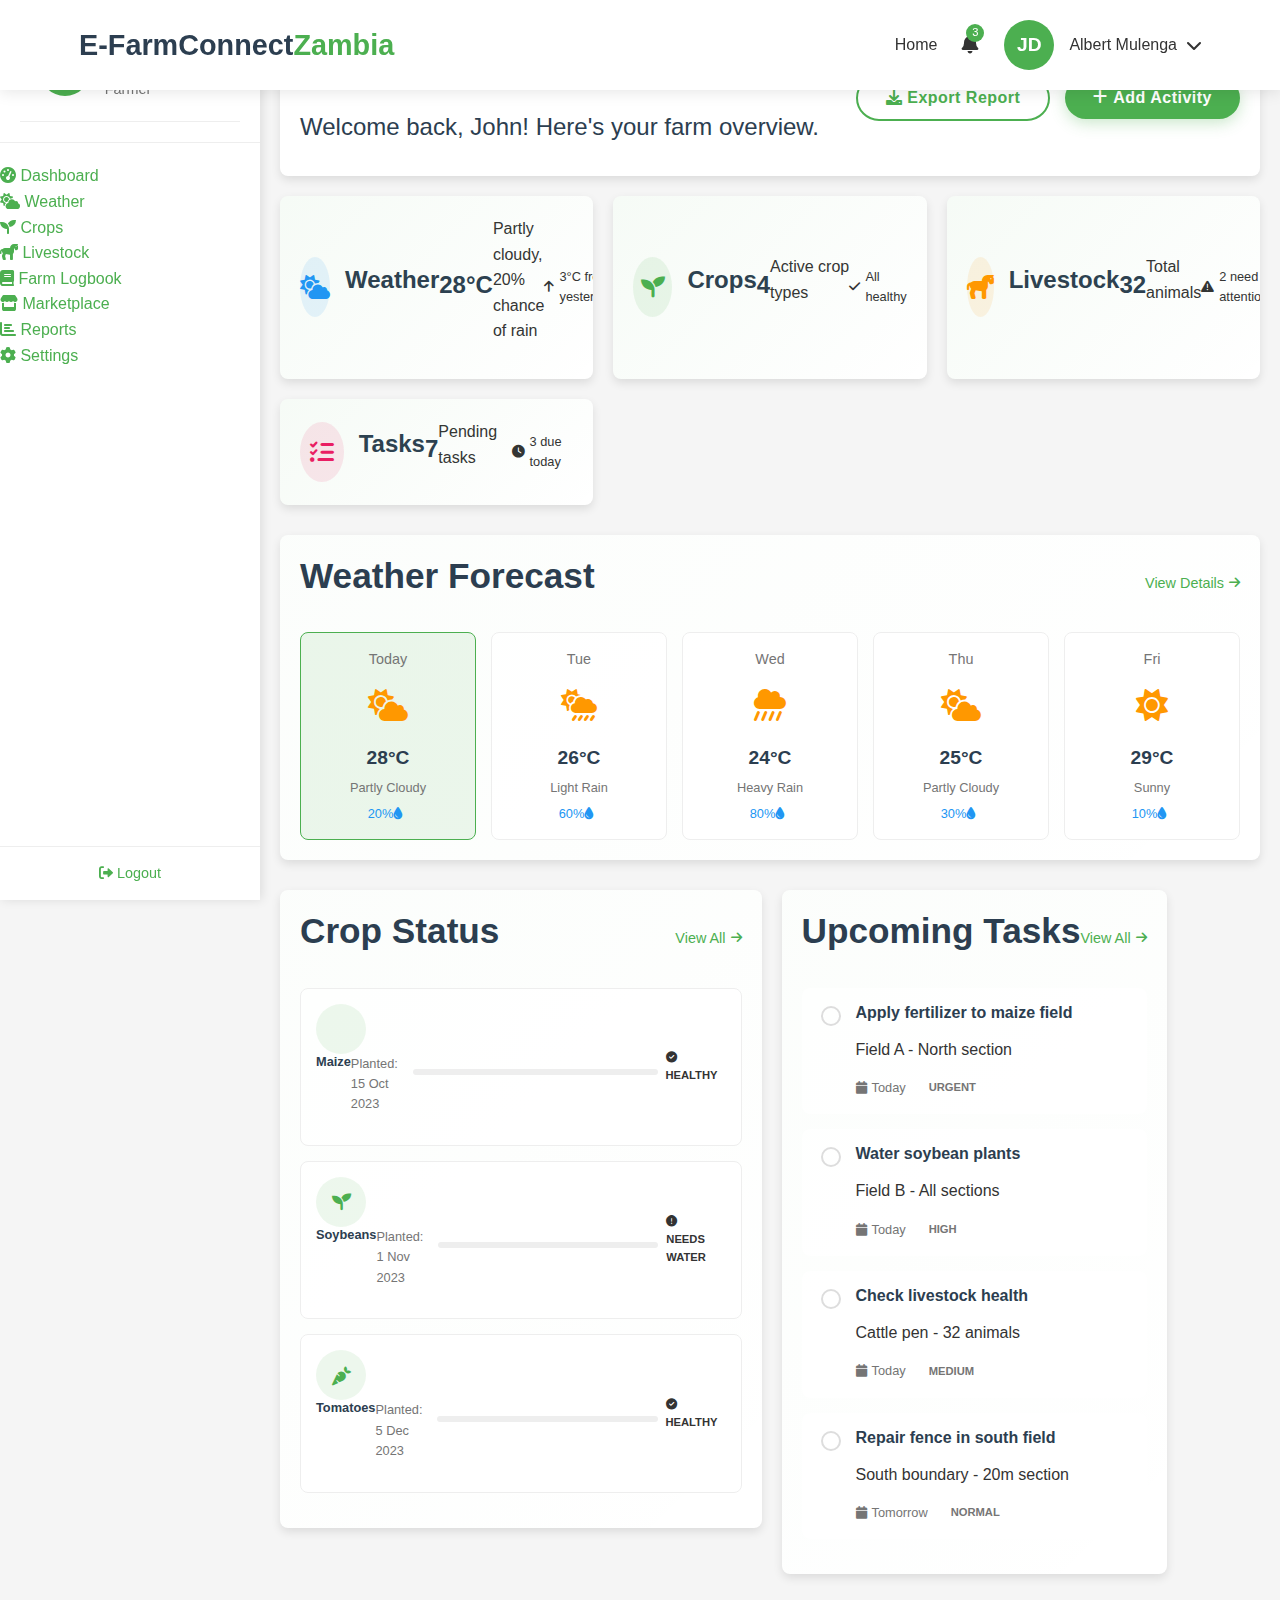
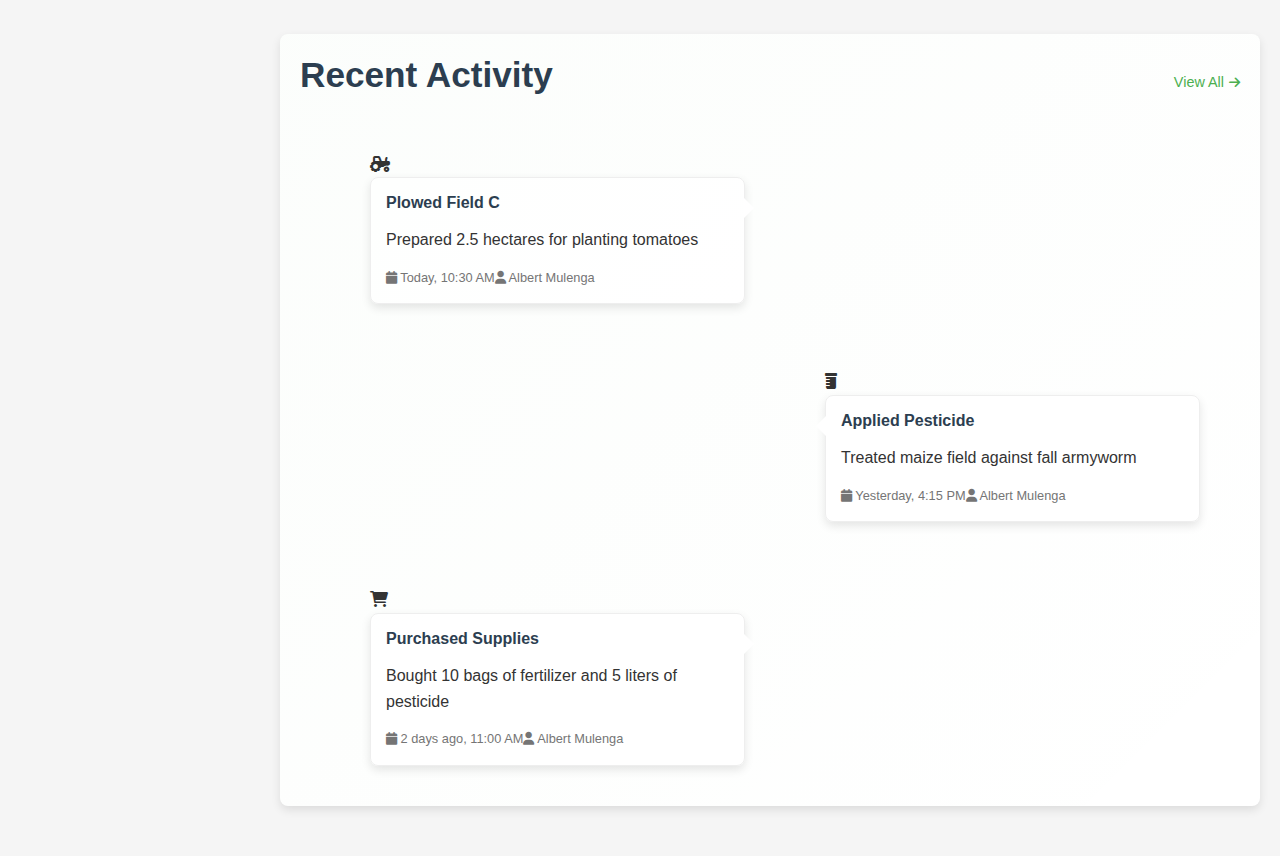
<file: dashboard.html>
<!DOCTYPE html>
<html lang="en">
<head>
    <meta charset="UTF-8">
    <meta name="viewport" content="width=device-width, initial-scale=1.0">
    <title>Dashboard - E-FarmConnect Zambia</title>
    <link rel="stylesheet" href="styles.css">
    <link rel="stylesheet" href="auth-styles.css">
    <link rel="stylesheet" href="dashboard-styles.css">
    <link rel="stylesheet" href="https://cdnjs.cloudflare.com/ajax/libs/font-awesome/6.0.0-beta3/css/all.min.css">
</head>
<body>
    <!-- Navigation Bar -->
    <nav class="navbar">
        <div class="container">
            <div class="logo">E-FarmConnect<span>Zambia</span></div>
            <button class="toggle-sidebar">
                <i class="fas fa-bars"></i>
            </button>
            <ul class="nav-menu">
                <li><a href="index.html">Home</a></li>
                <li><a href="#" class="notification-btn">
                    <i class="fas fa-bell"></i>
                    <span class="notification-badge">3</span>
                </a></li>
                <li class="user-dropdown">
                    <a href="#" class="user-dropdown-toggle">
                        <div class="user-avatar">JD</div>
                        <span>Albert Mulenga</span>
                        <i class="fas fa-chevron-down"></i>
                    </a>
                    <ul class="user-dropdown-menu">
                        <li><a href="profile.html"><i class="fas fa-user"></i> My Profile</a></li>
                        <li><a href="settings.html"><i class="fas fa-cog"></i> Settings</a></li>
                        <li><a href="index.html"><i class="fas fa-sign-out-alt"></i> Logout</a></li>
                    </ul>
                </li>
            </ul>
        </div>
    </nav>

    <!-- Dashboard Container -->
    <div class="dashboard-container">
        <!-- Sidebar -->
        <aside class="sidebar">
            <div class="sidebar-header">
                <div class="user-info">
                    <div class="user-avatar">JD</div>
                    <div class="user-details">
                        <h4>Albert Mulenga</h4>
                        <p>Farmer</p>
                    </div>
                </div>
            </div>
            
            <ul class="sidebar-menu">
                <li><a href="dashboard.html" class="active"><i class="fas fa-tachometer-alt"></i> Dashboard</a></li>
                <li><a href="weather.html"><i class="fas fa-cloud-sun"></i> Weather</a></li>
                <li><a href="crops.html"><i class="fas fa-seedling"></i> Crops</a></li>
                <li><a href="livestock.html"><i class="fas fa-horse"></i> Livestock</a></li>
                <li><a href="logbook.html"><i class="fas fa-book"></i> Farm Logbook</a></li>
                <li><a href="marketplace.html"><i class="fas fa-store"></i> Marketplace</a></li>
                <li><a href="reports.html"><i class="fas fa-chart-bar"></i> Reports</a></li>
                <li><a href="settings.html"><i class="fas fa-cog"></i> Settings</a></li>
            </ul>
            
            <div class="sidebar-footer">
                <a href="index.html" class="logout-btn">
                    <i class="fas fa-sign-out-alt"></i>
                    <span>Logout</span>
                </a>
            </div>
        </aside>
        
        <!-- Main Content -->
        <main class="main-content">
            <div class="dashboard-header">
                <div class="dashboard-title">
                    <h1>Dashboard</h1>
                    <p>Welcome back, John! Here's your farm overview.</p>
                </div>
                
                <div class="dashboard-actions">
                    <button class="btn-secondary"><i class="fas fa-download"></i> Export Report</button>
                    <button class="btn-primary"><i class="fas fa-plus"></i> Add Activity</button>
                </div>
            </div>
            
            <!-- Dashboard Cards -->
            <div class="dashboard-cards">
                <div class="dashboard-card">
                    <div class="card-icon weather">
                        <i class="fas fa-cloud-sun"></i>
                    </div>
                    <h3>Weather</h3>
                    <div class="card-value">28°C</div>
                    <p>Partly cloudy, 20% chance of rain</p>
                    <div class="card-change positive">
                        <i class="fas fa-arrow-up"></i>
                        <span>3°C from yesterday</span>
                    </div>
                </div>
                
                <div class="dashboard-card">
                    <div class="card-icon crops">
                        <i class="fas fa-seedling"></i>
                    </div>
                    <h3>Crops</h3>
                    <div class="card-value">4</div>
                    <p>Active crop types</p>
                    <div class="card-change positive">
                        <i class="fas fa-check"></i>
                        <span>All healthy</span>
                    </div>
                </div>
                
                <div class="dashboard-card">
                    <div class="card-icon livestock">
                        <i class="fas fa-horse"></i>
                    </div>
                    <h3>Livestock</h3>
                    <div class="card-value">32</div>
                    <p>Total animals</p>
                    <div class="card-change negative">
                        <i class="fas fa-exclamation-triangle"></i>
                        <span>2 need attention</span>
                    </div>
                </div>
                
                <div class="dashboard-card">
                    <div class="card-icon tasks">
                        <i class="fas fa-tasks"></i>
                    </div>
                    <h3>Tasks</h3>
                    <div class="card-value">7</div>
                    <p>Pending tasks</p>
                    <div class="card-change">
                        <i class="fas fa-clock"></i>
                        <span>3 due today</span>
                    </div>
                </div>
            </div>
            
            <!-- Weather Forecast -->
            <div class="dashboard-section">
                <div class="section-header">
                    <h2>Weather Forecast</h2>
                    <a href="weather.html" class="view-all">View Details <i class="fas fa-arrow-right"></i></a>
                </div>
                
                <div class="weather-forecast">
                    <div class="forecast-day today">
                        <div class="forecast-date">Today</div>
                        <div class="forecast-icon">
                            <i class="fas fa-cloud-sun"></i>
                        </div>
                        <div class="forecast-temp">28°C</div>
                        <div class="forecast-desc">Partly Cloudy</div>
                        <div class="forecast-rain">20% <i class="fas fa-tint"></i></div>
                    </div>
                    
                    <div class="forecast-day">
                        <div class="forecast-date">Tue</div>
                        <div class="forecast-icon">
                            <i class="fas fa-cloud-sun-rain"></i>
                        </div>
                        <div class="forecast-temp">26°C</div>
                        <div class="forecast-desc">Light Rain</div>
                        <div class="forecast-rain">60% <i class="fas fa-tint"></i></div>
                    </div>
                    
                    <div class="forecast-day">
                        <div class="forecast-date">Wed</div>
                        <div class="forecast-icon">
                            <i class="fas fa-cloud-showers-heavy"></i>
                        </div>
                        <div class="forecast-temp">24°C</div>
                        <div class="forecast-desc">Heavy Rain</div>
                        <div class="forecast-rain">80% <i class="fas fa-tint"></i></div>
                    </div>
                    
                    <div class="forecast-day">
                        <div class="forecast-date">Thu</div>
                        <div class="forecast-icon">
                            <i class="fas fa-cloud-sun"></i>
                        </div>
                        <div class="forecast-temp">25°C</div>
                        <div class="forecast-desc">Partly Cloudy</div>
                        <div class="forecast-rain">30% <i class="fas fa-tint"></i></div>
                    </div>
                    
                    <div class="forecast-day">
                        <div class="forecast-date">Fri</div>
                        <div class="forecast-icon">
                            <i class="fas fa-sun"></i>
                        </div>
                        <div class="forecast-temp">29°C</div>
                        <div class="forecast-desc">Sunny</div>
                        <div class="forecast-rain">10% <i class="fas fa-tint"></i></div>
                    </div>
                </div>
            </div>
            
            <!-- Crop Status -->
            <div class="dashboard-row">
                <div class="dashboard-column">
                    <div class="dashboard-section">
                        <div class="section-header">
                            <h2>Crop Status</h2>
                            <a href="crops.html" class="view-all">View All <i class="fas fa-arrow-right"></i></a>
                        </div>
                        
                        <div class="crop-status">
                            <div class="crop-item">
                                <div class="crop-info">
                                    <div class="crop-icon">
                                        <i class="fas fa-wheat-awn"></i>
                                    </div>
                                    <div class="crop-details">
                                        <h4>Maize</h4>
                                        <p>Planted: 15 Oct 2023</p>
                                    </div>
                                </div>
                                <div class="crop-progress">
                                    <div class="progress-bar">
                                        <div class="progress-fill" style="width: 65%;"></div>
                                    </div>
                                    <div class="progress-text">65% to harvest</div>
                                </div>
                                <div class="crop-status-indicator healthy">
                                    <i class="fas fa-check-circle"></i>
                                    <span>Healthy</span>
                                </div>
                            </div>
                            
                            <div class="crop-item">
                                <div class="crop-info">
                                    <div class="crop-icon">
                                        <i class="fas fa-seedling"></i>
                                    </div>
                                    <div class="crop-details">
                                        <h4>Soybeans</h4>
                                        <p>Planted: 1 Nov 2023</p>
                                    </div>
                                </div>
                                <div class="crop-progress">
                                    <div class="progress-bar">
                                        <div class="progress-fill" style="width: 40%;"></div>
                                    </div>
                                    <div class="progress-text">40% to harvest</div>
                                </div>
                                <div class="crop-status-indicator warning">
                                    <i class="fas fa-exclamation-circle"></i>
                                    <span>Needs water</span>
                                </div>
                            </div>
                            
                            <div class="crop-item">
                                <div class="crop-info">
                                    <div class="crop-icon">
                                        <i class="fas fa-carrot"></i>
                                    </div>
                                    <div class="crop-details">
                                        <h4>Tomatoes</h4>
                                        <p>Planted: 5 Dec 2023</p>
                                    </div>
                                </div>
                                <div class="crop-progress">
                                    <div class="progress-bar">
                                        <div class="progress-fill" style="width: 25%;"></div>
                                    </div>
                                    <div class="progress-text">25% to harvest</div>
                                </div>
                                <div class="crop-status-indicator healthy">
                                    <i class="fas fa-check-circle"></i>
                                    <span>Healthy</span>
                                </div>
                            </div>
                        </div>
                    </div>
                </div>
                
                <div class="dashboard-column">
                    <div class="dashboard-section">
                        <div class="section-header">
                            <h2>Upcoming Tasks</h2>
                            <a href="tasks.html" class="view-all">View All <i class="fas fa-arrow-right"></i></a>
                        </div>
                        
                        <div class="task-list">
                            <div class="task-item urgent">
                                <div class="task-checkbox">
                                    <input type="checkbox" id="task1">
                                    <label for="task1"></label>
                                </div>
                                <div class="task-content">
                                    <h4>Apply fertilizer to maize field</h4>
                                    <p>Field A - North section</p>
                                    <div class="task-meta">
                                        <span class="task-date"><i class="fas fa-calendar"></i> Today</span>
                                        <span class="task-priority urgent">Urgent</span>
                                    </div>
                                </div>
                            </div>
                            
                            <div class="task-item high">
                                <div class="task-checkbox">
                                    <input type="checkbox" id="task2">
                                    <label for="task2"></label>
                                </div>
                                <div class="task-content">
                                    <h4>Water soybean plants</h4>
                                    <p>Field B - All sections</p>
                                    <div class="task-meta">
                                        <span class="task-date"><i class="fas fa-calendar"></i> Today</span>
                                        <span class="task-priority high">High</span>
                                    </div>
                                </div>
                            </div>
                            
                            <div class="task-item medium">
                                <div class="task-checkbox">
                                    <input type="checkbox" id="task3">
                                    <label for="task3"></label>
                                </div>
                                <div class="task-content">
                                    <h4>Check livestock health</h4>
                                    <p>Cattle pen - 32 animals</p>
                                    <div class="task-meta">
                                        <span class="task-date"><i class="fas fa-calendar"></i> Today</span>
                                        <span class="task-priority medium">Medium</span>
                                    </div>
                                </div>
                            </div>
                            
                            <div class="task-item normal">
                                <div class="task-checkbox">
                                    <input type="checkbox" id="task4">
                                    <label for="task4"></label>
                                </div>
                                <div class="task-content">
                                    <h4>Repair fence in south field</h4>
                                    <p>South boundary - 20m section</p>
                                    <div class="task-meta">
                                        <span class="task-date"><i class="fas fa-calendar"></i> Tomorrow</span>
                                        <span class="task-priority normal">Normal</span>
                                    </div>
                                </div>
                            </div>
                        </div>
                    </div>
                </div>
            </div>
            
            <!-- Recent Activity -->
            <div class="dashboard-section">
                <div class="section-header">
                    <h2>Recent Activity</h2>
                    <a href="logbook.html" class="view-all">View All <i class="fas fa-arrow-right"></i></a>
                </div>
                
                <div class="activity-timeline">
                    <div class="timeline-item">
                        <div class="timeline-icon">
                            <i class="fas fa-tractor"></i>
                        </div>
                        <div class="timeline-content">
                            <h4>Plowed Field C</h4>
                            <p>Prepared 2.5 hectares for planting tomatoes</p>
                            <div class="timeline-meta">
                                <span><i class="fas fa-calendar"></i> Today, 10:30 AM</span>
                                <span><i class="fas fa-user"></i> Albert Mulenga</span>
                            </div>
                        </div>
                    </div>
                    
                    <div class="timeline-item">
                        <div class="timeline-icon">
                            <i class="fas fa-prescription-bottle"></i>
                        </div>
                        <div class="timeline-content">
                            <h4>Applied Pesticide</h4>
                            <p>Treated maize field against fall armyworm</p>
                            <div class="timeline-meta">
                                <span><i class="fas fa-calendar"></i> Yesterday, 4:15 PM</span>
                                <span><i class="fas fa-user"></i> Albert Mulenga</span>
                            </div>
                        </div>
                    </div>
                    
                    <div class="timeline-item">
                        <div class="timeline-icon">
                            <i class="fas fa-shopping-cart"></i>
                        </div>
                        <div class="timeline-content">
                            <h4>Purchased Supplies</h4>
                            <p>Bought 10 bags of fertilizer and 5 liters of pesticide</p>
                            <div class="timeline-meta">
                                <span><i class="fas fa-calendar"></i> 2 days ago, 11:00 AM</span>
                                <span><i class="fas fa-user"></i> Albert Mulenga</span>
                            </div>
                        </div>
                    </div>
                </div>
            </div>
        </main>
    </div>

    <script src="script.js"></script>
    <script src="dashboard.js"></script>
</body>
</html>
</file>
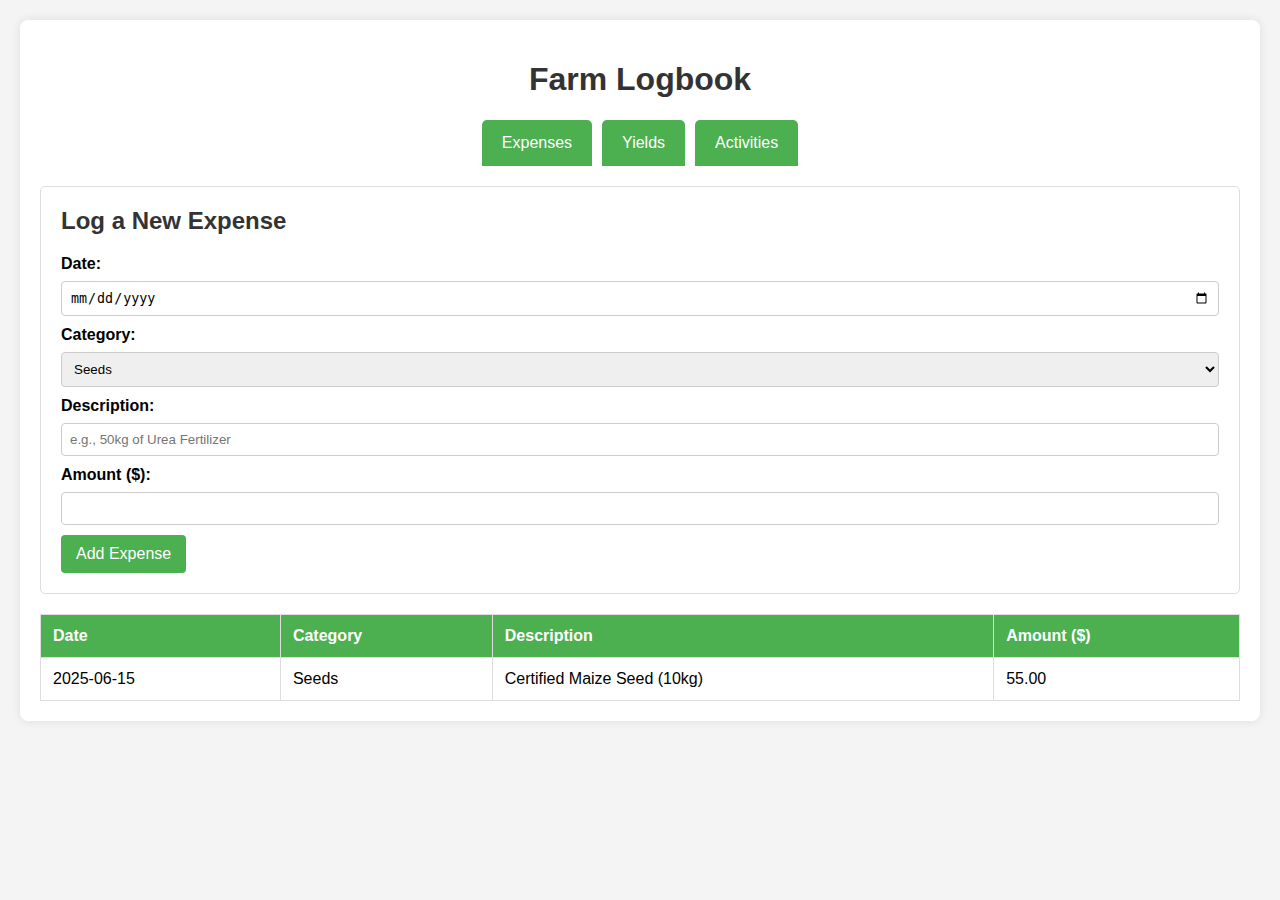
<file: Farm logbook.html>
<!DOCTYPE html>
<html lang="en">
<head>
    <meta charset="UTF-8">
    <meta name="viewport" content="width=device-width, initial-scale=1.0">
    <title>Farm Logbook</title>
    <style>
        body {
            font-family: Arial, sans-serif;
            margin: 20px;
            background-color: #f4f4f4;
        }
        .container {
            max-width: 1200px;
            margin: auto;
            background: #fff;
            padding: 20px;
            border-radius: 8px;
            box-shadow: 0 0 10px rgba(0,0,0,0.1);
        }
        h1 {
            text-align: center;
            color: #333;
        }
        .tabs {
            display: flex;
            justify-content: center;
            margin-bottom: 20px;
        }
        .tab-button {
            background-color: #4CAF50;
            color: white;
            padding: 14px 20px;
            margin: 0 5px;
            border: none;
            cursor: pointer;
            border-radius: 5px 5px 0 0;
            font-size: 16px;
        }
        .tab-button:hover {
            background-color: #45a049;
        }
        .tab-content {
            display: none;
        }
        .active {
            display: block;
        }
        form {
            margin-bottom: 20px;
            padding: 20px;
            border: 1px solid #ddd;
            border-radius: 5px;
        }
        form h2 {
            margin-top: 0;
            color: #333;
        }
        label {
            display: block;
            margin-bottom: 8px;
            font-weight: bold;
        }
        input[type="text"], input[type="date"], input[type="number"], select, textarea {
            width: 100%;
            padding: 8px;
            margin-bottom: 10px;
            border-radius: 4px;
            border: 1px solid #ccc;
            box-sizing: border-box;
        }
        input[type="submit"] {
            background-color: #4CAF50;
            color: white;
            padding: 10px 15px;
            border: none;
            border-radius: 4px;
            cursor: pointer;
            font-size: 16px;
        }
        input[type="submit"]:hover {
            background-color: #45a049;
        }
        table {
            width: 100%;
            border-collapse: collapse;
            margin-top: 20px;
        }
        table, th, td {
            border: 1px solid #ddd;
        }
        th, td {
            padding: 12px;
            text-align: left;
        }
        th {
            background-color: #4CAF50;
            color: white;
        }
        tr:nth-child(even) {
            background-color: #f2f2f2;
        }
    </style>
</head>
<body>

<div class="container">
    <h1>Farm Logbook</h1>

    <div class="tabs">
        <button class="tab-button" onclick="openTab(event, 'expenses')">Expenses</button>
        <button class="tab-button" onclick="openTab(event, 'yields')">Yields</button>
        <button class="tab-button" onclick="openTab(event, 'activities')">Activities</button>
    </div>

    <div id="expenses" class="tab-content active">
        <form>
            <h2>Log a New Expense</h2>
            <label for="expense-date">Date:</label>
            <input type="date" id="expense-date" name="expense-date" required>

            <label for="expense-category">Category:</label>
            <select id="expense-category" name="expense-category">
                <option value="seeds">Seeds</option>
                <option value="fertilizer">Fertilizer</option>
                <option value="pesticide">Pesticide</option>
                <option value="feed">Animal Feed</option>
                <option value="labor">Labor</option>
                <option value="equipment-maintenance">Equipment Maintenance</option>
                <option value="fuel">Fuel</option>
                <option value="other">Other</option>
            </select>

            <label for="expense-description">Description:</label>
            <input type="text" id="expense-description" name="expense-description" placeholder="e.g., 50kg of Urea Fertilizer">

            <label for="expense-amount">Amount ($):</label>
            <input type="number" id="expense-amount" name="expense-amount" min="0" step="0.01" required>

            <input type="submit" value="Add Expense">
        </form>

        <table>
            <thead>
                <tr>
                    <th>Date</th>
                    <th>Category</th>
                    <th>Description</th>
                    <th>Amount ($)</th>
                </tr>
            </thead>
            <tbody>
                <tr>
                    <td>2025-06-15</td>
                    <td>Seeds</td>
                    <td>Certified Maize Seed (10kg)</td>
                    <td>55.00</td>
                </tr>
            </tbody>
        </table>
    </div>

    <div id="yields" class="tab-content">
        <form>
            <h2>Log a New Yield</h2>
            <label for="yield-date">Date of Harvest:</label>
            <input type="date" id="yield-date" name="yield-date" required>

            <label for="yield-crop">Crop/Product:</label>
            <input type="text" id="yield-crop" name="yield-crop" placeholder="e.g., Maize, Soybeans, Milk" required>

            <label for="yield-quantity">Quantity:</label>
            <input type="number" id="yield-quantity" name="yield-quantity" min="0" required>

            <label for="yield-unit">Unit:</label>
            <select id="yield-unit" name="yield-unit">
                <option value="kg">Kilograms (kg)</option>
                <option value="bushels">Bushels</option>
                <option value="liters">Liters</option>
                <option value="bales">Bales</option>
                <option value="head">Head (Livestock)</option>
            </select>

            <label for="yield-notes">Notes:</label>
            <textarea id="yield-notes" name="yield-notes" rows="3" placeholder="e.g., Grade A, high moisture content"></textarea>

            <input type="submit" value="Add Yield">
        </form>

        <table>
            <thead>
                <tr>
                    <th>Date</th>
                    <th>Crop/Product</th>
                    <th>Quantity</th>
                    <th>Unit</th>
                    <th>Notes</th>
                </tr>
            </thead>
            <tbody>
                <tr>
                    <td>2025-05-20</td>
                    <td>Wheat</td>
                    <td>500</td>
                    <td>Bushels</td>
                    <td>Good quality</td>
                </tr>
            </tbody>
        </table>
    </div>

    <div id="activities" class="tab-content">
        <form>
            <h2>Log a New Activity</h2>
            <label for="activity-date">Date:</label>
            <input type="date" id="activity-date" name="activity-date" required>

            <label for="activity-type">Activity Type:</label>
            <select id="activity-type" name="activity-type">
                <option value="planting">Planting</option>
                <option value="spraying">Spraying</option>
                <option value="harvesting">Harvesting</option>
                <option value="tillage">Tillage</option>
                <option value="scouting">Scouting</option>
                <option value="feeding">Feeding</option>
                <option value="maintenance">Maintenance</option>
            </select>

            <label for="activity-description">Description:</label>
            <textarea id="activity-description" name="activity-description" rows="4" placeholder="e.g., Planted maize in Field A, Applied herbicide to Field B"></textarea>

            <input type="submit" value="Add Activity">
        </form>

        <table>
            <thead>
                <tr>
                    <th>Date</th>
                    <th>Activity Type</th>
                    <th>Description</th>
                </tr>
            </thead>
            <tbody>
                <tr>
                    <td>2025-06-10</td>
                    <td>Spraying</td>
                    <td>Applied post-emergence herbicide to soybean fields.</td>
                </tr>
            </tbody>
        </table>
    </div>

</div>

<script>
    function openTab(evt, tabName) {
        var i, tabcontent, tablinks;
        tabcontent = document.getElementsByClassName("tab-content");
        for (i = 0; i < tabcontent.length; i++) {
            tabcontent[i].style.display = "none";
        }
        tablinks = document.getElementsByClassName("tab-button");
        for (i = 0; i < tablinks.length; i++) {
            tablinks[i].className = tablinks[i].className.replace(" active", "");
        }
        document.getElementById(tabName).style.display = "block";
        evt.currentTarget.className += " active";
    }

    // Get the element with id="defaultOpen" and click on it
    document.getElementsByClassName("tab-button")[0].click();
</script>

</body>
</html>
</file>
<file: styles.css>
/* Base Styles and Variables */
:root {
    --primary-color: #4CAF50; /* Brighter green */
    --secondary-color: #388E3C; /* Darker green */
    --accent-color: #FF9800; /* Orange accent */
    --dark-color: #2C3E50; /* Dark blue-gray */
    --light-color: #F1F8E9; /* Light green tint */
    --text-color: #333333;
    --text-light: #757575;
    --border-radius: 8px;
    --box-shadow: 0 4px 10px rgba(0, 0, 0, 0.1);
    --transition: all 0.3s ease;
    --section-padding: 80px 0;
}

* {
    margin: 0;
    padding: 0;
    box-sizing: border-box;
}

html {
    scroll-behavior: smooth;
}

body {
    font-family: 'Segoe UI', Tahoma, Geneva, Verdana, sans-serif;
    line-height: 1.6;
    color: var(--text-color);
    background-color: #FAFAFA;
    overflow-x: hidden;
}

.container {
    width: 90%;
    max-width: 1200px;
    margin: 0 auto;
    padding: 0 15px;
}

section {
    padding: var(--section-padding);
    position: relative;
}

/* Add texture overlay to sections */
section::before {
    content: '';
    position: absolute;
    top: 0;
    left: 0;
    right: 0;
    bottom: 0;
    background-image: url('/img');
    opacity: 0.05;
    pointer-events: none;
}

/* Typography */
h1, h2, h3, h4, h5, h6 {
    margin-bottom: 15px;
    font-weight: 700;
    line-height: 1.2;
    color: var(--dark-color);
}

h1 {
    font-size: 3rem;
    letter-spacing: -0.5px;
}

h2 {
    font-size: 2.2rem;
    position: relative;
    display: inline-block;
}

h3 {
    font-size: 1.5rem;
}

p {
    margin-bottom: 15px;
}

a {
    color: var(--primary-color);
    text-decoration: none;
    transition: var(--transition);
}

a:hover {
    color: var(--secondary-color);
}

/* Buttons */
.btn-primary, .btn-secondary {
    display: inline-block;
    padding: 12px 28px;
    border-radius: 30px; /* Rounded buttons */
    font-weight: 600;
    text-align: center;
    cursor: pointer;
    transition: var(--transition);
    border: none;
    font-size: 1rem;
    letter-spacing: 0.5px;
    position: relative;
    overflow: hidden;
    z-index: 1;
}

.btn-primary {
    background-color: var(--primary-color);
    color: white;
    box-shadow: 0 4px 15px rgba(76, 175, 80, 0.3);
}

.btn-primary:hover {
    background-color: var(--secondary-color);
    color: white;
    transform: translateY(-3px);
    box-shadow: 0 6px 20px rgba(76, 175, 80, 0.4);
}

.btn-secondary {
    background-color: transparent;
    color: var(--primary-color);
    border: 2px solid var(--primary-color);
}

.btn-secondary:hover {
    background-color: var(--primary-color);
    color: white;
    transform: translateY(-3px);
}

/* Add ripple effect to buttons */
.btn-primary::after, .btn-secondary::after {
    content: '';
    position: absolute;
    top: 50%;
    left: 50%;
    width: 0;
    height: 0;
    background-color: rgba(255, 255, 255, 0.2);
    border-radius: 50%;
    transform: translate(-50%, -50%);
    transition: width 0.6s ease-out, height 0.6s ease-out;
    z-index: -1;
}

.btn-primary:hover::after, .btn-secondary:hover::after {
    width: 300px;
    height: 300px;
}

/* Section Titles */
.section-title {
    text-align: center;
    margin-bottom: 15px;
    color: var(--dark-color);
    position: relative;
    display: inline-block;
    padding-bottom: 10px;
}

.section-title::after {
    content: '';
    position: absolute;
    bottom: 0;
    left: 50%;
    transform: translateX(-50%);
    width: 80px;
    height: 3px;
    background-color: var(--primary-color);
    border-radius: 3px;
}

.section-subtitle {
    text-align: center;
    margin-bottom: 50px;
    color: var(--text-light);
    font-size: 1.1rem;
    max-width: 700px;
    margin-left: auto;
    margin-right: auto;
}

/* Navigation */
.navbar {
    position: fixed;
    top: 0;
    left: 0;
    width: 100%;
    background-color: white;
    box-shadow: 0 2px 15px rgba(0, 0, 0, 0.1);
    z-index: 1000;
    padding: 15px 0;
    transition: all 0.3s ease;
}

.navbar.sticky {
    padding: 10px 0;
    background-color: rgba(255, 255, 255, 0.95);
    backdrop-filter: blur(10px);
}

.navbar .container {
    display: flex;
    justify-content: space-between;
    align-items: center;
}

.logo {
    font-size: 1.8rem;
    font-weight: 700;
    color: var(--dark-color);
    display: flex;
    align-items: center;
}

.logo span {
    color: var(--primary-color);
    font-weight: 800;
}

.nav-menu {
    display: flex;
    list-style: none;
    align-items: center;
}

.nav-menu li {
    margin-left: 25px;
    position: relative;
}

.nav-menu a {
    color: var(--text-color);
    font-weight: 500;
    padding: 5px 0;
    position: relative;
}

.nav-menu a::after {
    content: '';
    position: absolute;
    bottom: -2px;
    left: 0;
    width: 0;
    height: 2px;
    background-color: var(--primary-color);
    transition: width 0.3s ease;
}

.nav-menu a:hover::after,
.nav-menu a.active::after {
    width: 100%;
}

.nav-menu a:hover,
.nav-menu a.active {
    color: var(--primary-color);
}

.nav-toggle {
    display: none;
    flex-direction: column;
    cursor: pointer;
}

.nav-toggle span {
    width: 25px;
    height: 3px;
    background-color: var(--dark-color);
    margin-bottom: 5px;
    border-radius: 2px;
    transition: var(--transition);
}

/* Hero Section */
.hero {
    padding-top: 150px;
    padding-bottom: 100px;
    background-color: var(--light-color);
    position: relative;
    overflow: hidden;
}

.hero::before {
    content: '';
    position: absolute;
    top: 0;
    left: 0;
    right: 0;
    bottom: 0;
    background-image: url('/img');
    opacity: 0.1;
    z-index: 0;
}

.hero::after {
    content: '';
    position: absolute;
    bottom: -50px;
    left: 0;
    width: 100%;
    height: 100px;
    background-color: #FAFAFA;
    transform: skewY(-3deg);
    z-index: 1;
}

.hero .container {
    display: flex;
    align-items: center;
    justify-content: space-between;
    position: relative;
    z-index: 2;
}

.hero-content {
    flex: 1;
    padding-right: 40px;
}

.hero-image {
    flex: 1;
    text-align: center;
    position: relative;
}

.hero-image img {
    max-width: 100%;
    border-radius: 10px;
    box-shadow: var(--box-shadow);
    transform: perspective(1000px) rotateY(-10deg);
    transition: transform 0.5s ease;
}

.hero-image:hover img {
    transform: perspective(1000px) rotateY(0deg);
}

.hero h1 {
    font-size: 3.5rem;
    margin-bottom: 20px;
    color: var(--dark-color);
    line-height: 1.2;
}

.slogan {
    font-size: 1.3rem;
    color: var(--text-light);
    margin-bottom: 30px;
}

.hero-buttons {
    display: flex;
    gap: 15px;
}

/* Features Section */
.features {
    background-color: white;
    position: relative;
    z-index: 2;
}

.features-grid {
    display: grid;
    grid-template-columns: repeat(auto-fit, minmax(280px, 1fr));
    gap: 30px;
    margin-top: 50px;
}

.feature-card {
    background-color: white;
    border-radius: var(--border-radius);
    padding: 40px 30px;
    text-align: center;
    box-shadow: var(--box-shadow);
    transition: var(--transition);
    border-bottom: 4px solid transparent;
    position: relative;
    overflow: hidden;
}

.feature-card::before {
    content: '';
    position: absolute;
    top: 0;
    left: 0;
    width: 100%;
    height: 100%;
    background-image: linear-gradient(135deg, rgba(76, 175, 80, 0.05) 0%, rgba(76, 175, 80, 0) 100%);
    z-index: -1;
}

.feature-card:hover {
    transform: translateY(-15px);
    border-bottom: 4px solid var(--primary-color);
}

.feature-icon {
    font-size: 2.5rem;
    color: var(--primary-color);
    margin-bottom: 20px;
    background-color: rgba(76, 175, 80, 0.1);
    width: 80px;
    height: 80px;
    border-radius: 50%;
    display: flex;
    align-items: center;
    justify-content: center;
    margin: 0 auto 20px;
    transition: var(--transition);
}

.feature-card:hover .feature-icon {
    background-color: var(--primary-color);
    color: white;
    transform: rotateY(360deg);
    transition: transform 0.8s ease, background-color 0.3s ease, color 0.3s ease;
}

.feature-card h3 {
    margin-bottom: 15px;
    color: var(--dark-color);
}

/* Benefits Section */
.benefits {
    background-color: var(--light-color);
    position: relative;
}

.benefits-container {
    display: flex;
    align-items: center;
    gap: 50px;
}

.benefit-image {
    flex: 1;
    position: relative;
}

.benefit-image img {
    max-width: 100%;
    border-radius: var(--border-radius);
    box-shadow: var(--box-shadow);
    position: relative;
    z-index: 2;
}

.benefit-image::before {
    content: '';
    position: absolute;
    top: -15px;
    left: -15px;
    width: 100%;
    height: 100%;
    border: 2px dashed var(--primary-color);
    border-radius: var(--border-radius);
    z-index: 1;
}

.benefit-image::after {
    content: '';
    position: absolute;
    bottom: -15px;
    right: -15px;
    width: 70%;
    height: 70%;
    background-color: rgba(76, 175, 80, 0.1);
    border-radius: var(--border-radius);
    z-index: 0;
}

.benefit-list {
    flex: 1;
}

.benefit-item {
    display: flex;
    margin-bottom: 30px;
    transition: var(--transition);
    padding: 20px;
    border-radius: var(--border-radius);
    background-color: white;
    box-shadow: 0 3px 10px rgba(0, 0, 0, 0.05);
}

.benefit-item:hover {
    transform: translateX(10px);
    box-shadow: 0 5px 15px rgba(0, 0, 0, 0.1);
}

.benefit-icon {
    font-size: 2rem;
    color: var(--primary-color);
    margin-right: 20px;
    min-width: 50px;
    display: flex;
    align-items: center;
    justify-content: center;
    background-color: rgba(76, 175, 80, 0.1);
    height: 60px;
    width: 60px;
    border-radius: 50%;
    transition: var(--transition);
}

.benefit-item:hover .benefit-icon {
    background-color: var(--primary-color);
    color: white;
}

.benefit-content h3 {
    margin-bottom: 10px;
    color: var(--dark-color);
}

/* Tech Stack Section */
.tech-stack {
    background-color: white;
}

.tech-grid {
    display: grid;
    grid-template-columns: repeat(auto-fit, minmax(300px, 1fr));
    gap: 30px;
}

.tech-card {
    background-color: #f9f9f9;
    border-radius: var(--border-radius);
    padding: 30px;
    text-align: center;
    box-shadow: var(--box-shadow);
    transition: var(--transition);
    border-top: 4px solid transparent;
}

.tech-card:hover {
    transform: translateY(-5px);
    border-top: 4px solid var(--primary-color);
}

.tech-icon {
    font-size: 3rem;
    color: var(--primary-color);
    margin-bottom: 20px;
    transition: var(--transition);
}

.tech-card:hover .tech-icon {
    transform: scale(1.1);
}

/* Timeline Section */
.timeline {
    background-color: var(--light-color);
    position: relative;
}

.timeline-container {
    position: relative;
    max-width: 800px;
    margin: 0 auto;
}

.timeline-container::after {
    content: '';
    position: absolute;
    width: 4px;
    background-color: var(--primary-color);
    top: 0;
    bottom: 0;
    left: 50%;
    margin-left: -2px;
    border-radius: 4px;
}

.timeline-item {
    position: relative;
    width: 50%;
    padding: 20px 40px;
    box-sizing: border-box;
    transition: transform 0.3s ease;
}

.timeline-item:hover {
    transform: translateY(-5px);
}

.timeline-item:nth-child(odd) {
    left: 0;
}

.timeline-item:nth-child(even) {
    left: 50%;
}

.timeline-dot {
    position: absolute;
    width: 20px;
    height: 20px;
    right: -10px;
    background-color: white;
    border: 4px solid var(--primary-color);
    border-radius: 50%;
    z-index: 1;
    transition: var(--transition);
}

.timeline-item:hover .timeline-dot {
    background-color: var(--primary-color);
    transform: scale(1.2);
}

.timeline-item:nth-child(even) .timeline-dot {
    left: -10px;
}

.timeline-date {
    font-weight: 700;
    color: var(--primary-color);
    margin-bottom: 10px;
    display: inline-block;
    padding: 5px 10px;
    background-color: rgba(76, 175, 80, 0.1);
    border-radius: 4px;
}

.timeline-content {
    padding: 20px;
    background-color: white;
    border-radius: var(--border-radius);
    box-shadow: var(--box-shadow);
    position: relative;
}

.timeline-content::after {
    content: '';
    position: absolute;
    top: 20px;
    width: 0;
    height: 0;
    border-style: solid;
}

.timeline-item:nth-child(odd) .timeline-content::after {
    right: -10px;
    border-width: 10px 0 10px 10px;
    border-color: transparent transparent transparent white;
}

.timeline-item:nth-child(even) .timeline-content::after {
    left: -10px;
    border-width: 10px 10px 10px 0;
    border-color: transparent white transparent transparent;
}

/* Future Enhancements Section */
.future {
    background-color: white;
}

.future-grid {
    display: grid;
    grid-template-columns: repeat(auto-fit, minmax(300px, 1fr));
    gap: 30px;
}

.future-card {
    background-color: #f9f9f9;
    border-radius: var(--border-radius);
    padding: 30px;
    text-align: center;
    box-shadow: var(--box-shadow);
    transition: var(--transition);
    border-top: 4px solid var(--primary-color);
    position: relative;
    overflow: hidden;
}

.future-card::before {
    content: '';
    position: absolute;
    top: -100%;
    left: 0;
    width: 100%;
    height: 100%;
    background-color: var(--primary-color);
    opacity: 0.1;
    transition: top 0.5s ease;
    z-index: 0;
}

.future-card:hover::before {
    top: 0;
}

.future-card:hover {
    transform: translateY(-5px);
}

.future-icon {
    font-size: 2.5rem;
    color: var(--primary-color);
    margin-bottom: 20px;
    position: relative;
    z-index: 1;
    transition: var(--transition);
}

.future-card:hover .future-icon {
    transform: rotateY(360deg);
    transition: transform 0.8s ease;
}

.future-card h3, .future-card p {
    position: relative;
    z-index: 1;
}

/* Contact Section */
.contact {
    background-color: var(--light-color);
}

.contact-container {
    display: flex;
    gap: 50px;
}

.contact-form {
    flex: 1;
    background-color: white;
    padding: 40px;
    border-radius: var(--border-radius);
    box-shadow: var(--box-shadow);
}

.form-group {
    margin-bottom: 20px;
}

label {
    display: block;
    margin-bottom: 8px;
    font-weight: 500;
    color: var(--dark-color);
}

input, select, textarea {
    width: 100%;
    padding: 12px 15px;
    border: 1px solid #ddd;
    border-radius: var(--border-radius);
    font-size: 1rem;
    font-family: inherit;
    transition: var(--transition);
}

input:focus, select:focus, textarea:focus {
    border-color: var(--primary-color);
    outline: none;
    box-shadow: 0 0 0 3px rgba(76, 175, 80, 0.2);
}

textarea {
    resize: vertical;
    min-height: 120px;
}

.contact-info {
    flex: 1;
    padding: 40px;
    background-color: white;
    border-radius: var(--border-radius);
    box-shadow: var(--box-shadow);
    position: relative;
    overflow: hidden;
}

.contact-info::before {
    content: '';
    position: absolute;
    top: 0;
    left: 0;
    width: 100%;
    height: 100%;
    background-image: linear-gradient(135deg, rgba(76, 175, 80, 0.05) 0%, rgba(76, 175, 80, 0) 100%);
    z-index: 0;
}

.info-item {
    display: flex;
    align-items: center;
    margin-bottom: 25px;
    position: relative;
    z-index: 1;
}

.info-item i {
    font-size: 1.5rem;
    color: var(--primary-color);
    margin-right: 15px;
    min-width: 30px;
    background-color: rgba(76, 175, 80, 0.1);
    width: 50px;
    height: 50px;
    border-radius: 50%;
    display: flex;
    align-items: center;
    justify-content: center;
    transition: var(--transition);
}

.info-item:hover i {
    background-color: var(--primary-color);
    color: white;
}

.social-links {
    display: flex;
    gap: 15px;
    margin-top: 30px;
    position: relative;
    z-index: 1;
}

.social-icon {
    display: flex;
    align-items: center;
    justify-content: center;
    width: 40px;
    height: 40px;
    background-color: var(--primary-color);
    color: white;
    border-radius: 50%;
    font-size: 1.2rem;
    transition: var(--transition);
}

.social-icon:hover {
    background-color: var(--secondary-color);
    transform: translateY(-5px) rotate(360deg);
    transition: transform 0.5s ease, background-color 0.3s ease;
}

/* Footer */
.footer {
    background-color: var(--dark-color);
    color: white;
    padding: 60px 0 20px;
    position: relative;
}

.footer::before {
    content: '';
    position: absolute;
    top: 0;
    left: 0;
    width: 100%;
    height: 100%;
    background-image: url('/img');
    opacity: 0.05;
    pointer-events: none;
}

.footer-content {
    display: flex;
    justify-content: space-between;
    margin-bottom: 40px;
    position: relative;
    z-index: 1;
}

.footer-logo {
    flex: 1;
}

.footer-logo .logo {
    color: white;
    margin-bottom: 15px;
}

.footer-links {
    flex: 2;
    display: flex;
    justify-content: space-around;
}

.footer-column h4 {
    color: var(--primary-color);
    margin-bottom: 20px;
    position: relative;
    display: inline-block;
    padding-bottom: 10px;
}

.footer-column h4::after {
    content: '';
    position: absolute;
    bottom: 0;
    left: 0;
    width: 40px;
    height: 2px;
    background-color: var(--primary-color);
}

.footer-column ul {
    list-style: none;
}

.footer-column li {
    margin-bottom: 10px;
}

.footer-column a {
    color: #bdc3c7;
    transition: var(--transition);
    display: inline-block;
    position: relative;
    padding-left: 15px;
}

.footer-column a::before {
    content: '→';
    position: absolute;
    left: 0;
    top: 50%;
    transform: translateY(-50%);
    color: var(--primary-color);
    opacity: 0;
    transition: var(--transition);
}

.footer-column a:hover {
    color: var(--primary-color);
    padding-left: 20px;
}

.footer-column a:hover::before {
    opacity: 1;
}

.footer-bottom {
    text-align: center;
    padding-top: 20px;
    border-top: 1px solid rgba(255, 255, 255, 0.1);
    font-size: 0.9rem;
    color: #bdc3c7;
    position: relative;
    z-index: 1;
}

/* Responsive Design */
@media (max-width: 992px) {
    h1 {
        font-size: 2.5rem;
    }
    
    h2 {
        font-size: 2rem;
    }
    
    .hero .container {
        flex-direction: column;
    }
    
    .hero-content {
        padding-right: 0;
        margin-bottom: 40px;
        text-align: center;
    }
    
    .hero-buttons {
        justify-content: center;
    }
    
    .benefits-container {
        flex-direction: column;
    }
    
    .benefit-image {
        margin-bottom: 30px;
    }
    
    .contact-container {
        flex-direction: column;
    }
    
    .timeline-container::after {
        left: 31px;
    }
    
    .timeline-item {
        width: 100%;
        padding-left: 70px;
        padding-right: 25px;
    }
    
    .timeline-item:nth-child(even) {
        left: 0;
    }
    
    .timeline-dot {
        left: 21px;
        right: auto;
    }
    
    .timeline-item:nth-child(even) .timeline-dot {
        left: 21px;
    }
    
    .timeline-item:nth-child(odd) .timeline-content::after {
        right: auto;
        left: -10px;
        border-width: 10px 10px 10px 0;
        border-color: transparent white transparent transparent;
    }
    
    .footer-content {
        flex-direction: column;
    }
    
    .footer-logo {
        margin-bottom: 30px;
        text-align: center;
    }
    
    .footer-links {
        flex-direction: column;
    }
    
    .footer-column {
        margin-bottom: 30px;
        text-align: center;
    }
    
    .footer-column h4::after {
        left: 50%;
        transform: translateX(-50%);
    }
    
    .footer-column a {
        padding-left: 0;
    }
    
    .footer-column a::before {
        display: none;
    }
    
    .footer-column a:hover {
        padding-left: 0;
    }
}

@media (max-width: 768px) {
    section {
        padding: 60px 0;
    }
    
    .nav-menu {
        position: fixed;
        top: 70px;
        left: -100%;
        flex-direction: column;
        background-color: white;
        width: 100%;
        text-align: center;
        transition: 0.3s;
        box-shadow: 0 10px 10px rgba(0, 0, 0, 0.1);
        padding: 20px 0;
    }
    
    .nav-menu.active {
        left: 0;
    }
    
    .nav-menu li {
        margin: 15px 0;
    }
    
    .nav-toggle {
        display: flex;
    }
    
    .features-grid, .tech-grid, .future-grid {
        grid-template-columns: 1fr;
    }
    
    .benefit-item {
        flex-direction: column;
        text-align: center;
    }
    
    .benefit-icon {
        margin: 0 auto 15px;
    }
}

@media (max-width: 576px) {
    h1 {
        font-size: 2rem;
    }
    
    h2 {
        font-size: 1.6rem;
    }
    
    .hero {
        padding-top: 120px;
    }
    
    .hero-buttons {
        flex-direction: column;
        gap: 10px;
    }
    
    .btn-primary, .btn-secondary {
        width: 100%;
    }
    
    .section-title::after {
        width: 60px;
    }
}
</file>
<file: auth-styles.css>
/* Auth Pages Styles */
:root {
    --primary-color: #4CAF50; /* Brighter green */
    --secondary-color: #388E3C; /* Darker green */
    --accent-color: #FF9800; /* Orange accent */
    --dark-color: #2C3E50; /* Dark blue-gray */
    --light-color: #F1F8E9; /* Light green tint */
    --text-color: #333333;
    --text-light: #757575;
    --border-radius: 8px;
    --box-shadow: 0 4px 10px rgba(0, 0, 0, 0.1);
    --transition: all 0.3s ease;
}

/* Auth Section */
.auth-section {
    min-height: 100vh;
    display: flex;
    align-items: center;
    justify-content: center;
    padding: 50px 0;
    background-color: var(--light-color);
    position: relative;
    overflow: hidden;
}

.auth-section::before {
    content: '';
    position: absolute;
    top: 0;
    left: 0;
    right: 0;
    bottom: 0;
    background-image: url('/img');
    opacity: 0.05;
    pointer-events: none;
}

.auth-container {
    width: 90%;
    max-width: 1000px;
    margin: 0 auto;
    display: flex;
    border-radius: var(--border-radius);
    overflow: hidden;
    box-shadow: 0 10px 30px rgba(0, 0, 0, 0.15);
    position: relative;
    z-index: 1;
    background-color: white;
}

.form-container {
    flex: 1;
    padding: 40px;
    position: relative;
}

.auth-tabs {
    display: flex;
    margin-bottom: 30px;
    border-bottom: 2px solid #eee;
}

.auth-tab {
    padding: 10px 20px;
    font-weight: 600;
    color: var(--text-light);
    cursor: pointer;
    position: relative;
    transition: var(--transition);
}

.auth-tab.active {
    color: var(--primary-color);
}

.auth-tab::after {
    content: '';
    position: absolute;
    bottom: -2px;
    left: 0;
    width: 0;
    height: 2px;
    background-color: var(--primary-color);
    transition: var(--transition);
}

.auth-tab.active::after {
    width: 100%;
}

.auth-form {
    display: none;
}

.auth-form.active {
    display: block;
    animation: fadeIn 0.5s ease;
}

@keyframes fadeIn {
    from { opacity: 0; transform: translateY(10px); }
    to { opacity: 1; transform: translateY(0); }
}

.form-title {
    font-size: 1.8rem;
    color: var(--dark-color);
    margin-bottom: 30px;
    position: relative;
    display: inline-block;
    padding-bottom: 10px;
}

.form-title::after {
    content: '';
    position: absolute;
    bottom: 0;
    left: 0;
    width: 50px;
    height: 3px;
    background-color: var(--primary-color);
    border-radius: 3px;
}

.form-group {
    margin-bottom: 20px;
    position: relative;
}

.form-group label {
    display: block;
    margin-bottom: 8px;
    font-weight: 500;
    color: var(--dark-color);
}

.input-with-icon {
    position: relative;
}

.input-with-icon input {
    width: 100%;
    padding: 12px 15px 12px 45px;
    border: 1px solid #ddd;
    border-radius: var(--border-radius);
    font-size: 1rem;
    transition: var(--transition);
}

.input-with-icon input:focus {
    border-color: var(--primary-color);
    box-shadow: 0 0 0 3px rgba(76, 175, 80, 0.2);
    outline: none;
}

.input-icon {
    position: absolute;
    left: 15px;
    top: 50%;
    transform: translateY(-50%);
    color: var(--text-light);
    transition: var(--transition);
}

.input-with-icon input:focus + .input-icon {
    color: var(--primary-color);
}

.password-toggle {
    position: absolute;
    right: 15px;
    top: 50%;
    transform: translateY(-50%);
    color: var(--text-light);
    cursor: pointer;
    transition: var(--transition);
}

.password-toggle:hover {
    color: var(--primary-color);
}

.form-options {
    display: flex;
    justify-content: space-between;
    align-items: center;
    margin-bottom: 20px;
}

.remember-me {
    display: flex;
    align-items: center;
}

.remember-me input {
    margin-right: 8px;
    accent-color: var(--primary-color);
}

.forgot-password {
    color: var(--primary-color);
    font-size: 0.9rem;
    transition: var(--transition);
}

.forgot-password:hover {
    color: var(--secondary-color);
    text-decoration: underline;
}

.btn-block {
    display: block;
    width: 100%;
    padding: 14px;
    border: none;
    border-radius: 30px;
    background-color: var(--primary-color);
    color: white;
    font-size: 1rem;
    font-weight: 600;
    cursor: pointer;
    transition: var(--transition);
    margin-bottom: 20px;
    position: relative;
    overflow: hidden;
    z-index: 1;
    box-shadow: 0 4px 15px rgba(76, 175, 80, 0.3);
}

.btn-block:hover {
    background-color: var(--secondary-color);
    transform: translateY(-3px);
    box-shadow: 0 6px 20px rgba(76, 175, 80, 0.4);
}

.btn-block::after {
    content: '';
    position: absolute;
    top: 50%;
    left: 50%;
    width: 0;
    height: 0;
    background-color: rgba(255, 255, 255, 0.2);
    border-radius: 50%;
    transform: translate(-50%, -50%);
    transition: width 0.6s ease-out, height 0.6s ease-out;
    z-index: -1;
}

.btn-block:hover::after {
    width: 300px;
    height: 300px;
}

.divider {
    text-align: center;
    margin: 20px 0;
    position: relative;
}

.divider::before {
    content: '';
    position: absolute;
    top: 50%;
    left: 0;
    right: 0;
    height: 1px;
    background-color: #eee;
}

.divider span {
    position: relative;
    background-color: white;
    padding: 0 15px;
    color: var(--text-light);
    font-size: 0.9rem;
}

.social-login {
    display: flex;
    justify-content: center;
    gap: 15px;
}

.social-btn {
    display: flex;
    align-items: center;
    justify-content: center;
    width: 50px;
    height: 50px;
    border-radius: 50%;
    background-color: #f5f5f5;
    color: var(--text-color);
    transition: var(--transition);
    border: none;
    cursor: pointer;
}

.social-btn:hover {
    transform: translateY(-3px);
    box-shadow: var(--box-shadow);
}

.social-btn.google:hover {
    background-color: #DB4437;
    color: white;
}

.social-btn.facebook:hover {
    background-color: #4267B2;
    color: white;
}

.social-btn.twitter:hover {
    background-color: #1DA1F2;
    color: white;
}

.auth-image {
    flex: 1;
    background-image: linear-gradient(rgba(56, 142, 60, 0.8), rgba(76, 175, 80, 0.7)), url('https://images.unsplash.com/photo-1500382017468-9049fed747ef?ixlib=rb-1.2.1&ixid=MnwxMjA3fDB8MHxwaG90by1wYWdlfHx8fGVufDB8fHx8&auto=format&fit=crop&w=1000&q=80');
    background-size: cover;
    background-position: center;
    display: flex;
    flex-direction: column;
    justify-content: center;
    align-items: center;
    color: white;
    text-align: center;
    padding: 40px;
    position: relative;
}

.auth-image::before {
    content: '';
    position: absolute;
    top: 0;
    left: 0;
    right: 0;
    bottom: 0;
    background-image: url('https://www.transparenttextures.com/patterns/farm-landscape.png');
    opacity: 0.1;
    pointer-events: none;
}

.auth-image h2 {
    font-size: 2.5rem;
    margin-bottom: 20px;
    position: relative;
    z-index: 1;
}

.auth-image p {
    font-size: 1.1rem;
    max-width: 400px;
    margin-bottom: 30px;
    position: relative;
    z-index: 1;
}

.auth-image .btn-secondary {
    background-color: transparent;
    color: white;
    border: 2px solid white;
    padding: 12px 28px;
    border-radius: 30px;
    font-weight: 600;
    transition: var(--transition);
    position: relative;
    z-index: 1;
}

.auth-image .btn-secondary:hover {
    background-color: white;
    color: var(--primary-color);
    transform: translateY(-3px);
}

/* Responsive */
@media (max-width: 992px) {
    .auth-container {
        flex-direction: column;
    }
    
    .auth-image {
        padding: 60px 40px;
    }
}

@media (max-width: 576px) {
    .form-container {
        padding: 30px 20px;
    }
    
    .auth-image {
        padding: 40px 20px;
    }
    
    .auth-image h2 {
        font-size: 2rem;
    }
    
    .form-options {
        flex-direction: column;
        align-items: flex-start;
        gap: 10px;
    }
}

/* Dashboard Styles */
.dashboard-container {
    display: flex;
    min-height: 100vh;
    background-color: #f5f5f5;
}

.sidebar {
    width: 260px;
    background-color: white;
    box-shadow: 2px 0 10px rgba(0, 0, 0, 0.1);
    display: flex;
    flex-direction: column;
    position: fixed;
    top: 0;
    left: 0;
    bottom: 0;
    z-index: 100;
    transition: var(--transition);
}

.sidebar-header {
    padding: 20px;
    border-bottom: 1px solid #eee;
    display: flex;
    align-items: center;
    justify-content: space-between;
}

.sidebar-logo {
    font-size: 1.5rem;
    font-weight: 700;
    color: var(--dark-color);
    display: flex;
    align-items: center;
}

.sidebar-logo span {
    color: var(--primary-color);
}

.sidebar-close {
    display: none;
    cursor: pointer;
    font-size: 1.2rem;
    color: var(--text-light);
}

.user-info {
    padding: 20px;
    border-bottom: 1px solid #eee;
    display: flex;
    align-items: center;
}

.user-avatar {
    width: 50px;
    height: 50px;
    border-radius: 50%;
    background-color: var(--primary-color);
    color: white;
    display: flex;
    align-items: center;
    justify-content: center;
    font-size: 1.2rem;
    font-weight: 600;
    margin-right: 15px;
}

.user-details h4 {
    margin: 0;
    color: var(--dark-color);
    font-size: 1rem;
}

.user-details p {
    margin: 0;
    color: var(--text-light);
    font-size: 0.9rem;
}

.sidebar-menu {
    padding: 20px 0;
    flex: 1;
    overflow-y: auto;
}

.menu-item {
    padding: 12px 20px;
    display: flex;
    align-items: center;
    color: var(--text-color);
    transition: var(--transition);
    cursor: pointer;
    position: relative;
}

.menu-item:hover, .menu-item.active {
    background-color: rgba(76, 175, 80, 0.1);
    color: var(--primary-color);
}

.menu-item.active::before {
    content: '';
    position: absolute;
    left: 0;
    top: 0;
    bottom: 0;
    width: 4px;
    background-color: var(--primary-color);
}

.menu-icon {
    margin-right: 15px;
    font-size: 1.2rem;
    width: 20px;
    text-align: center;
}

.sidebar-footer {
    padding: 15px 20px;
    border-top: 1px solid #eee;
    font-size: 0.9rem;
    color: var(--text-light);
    text-align: center;
}

.main-content {
    flex: 1;
    margin-left: 260px;
    padding: 20px;
    transition: var(--transition);
}

.dashboard-header {
    background-color: white;
    border-radius: var(--border-radius);
    padding: 15px 20px;
    display: flex;
    align-items: center;
    justify-content: space-between;
    margin-bottom: 20px;
    box-shadow: var(--box-shadow);
}

.toggle-sidebar {
    display: none;
    background: none;
    border: none;
    font-size: 1.2rem;
    color: var(--text-color);
    cursor: pointer;
}

.dashboard-title {
    font-size: 1.5rem;
    color: var(--dark-color);
    margin: 0;
}

.dashboard-actions {
    display: flex;
    align-items: center;
    gap: 15px;
}

.notification-btn {
    background: none;
    border: none;
    font-size: 1.2rem;
    color: var(--text-color);
    cursor: pointer;
    position: relative;
}

.notification-badge {
    position: absolute;
    top: -5px;
    right: -5px;
    width: 18px;
    height: 18px;
    background-color: var(--primary-color);
    color: white;
    border-radius: 50%;
    font-size: 0.7rem;
    display: flex;
    align-items: center;
    justify-content: center;
}

.dashboard-cards {
    display: grid;
    grid-template-columns: repeat(auto-fit, minmax(250px, 1fr));
    gap: 20px;
    margin-bottom: 30px;
}

.dashboard-card {
    background-color: white;
    border-radius: var(--border-radius);
    padding: 20px;
    box-shadow: var(--box-shadow);
    display: flex;
    align-items: center;
    transition: var(--transition);
    position: relative;
    overflow: hidden;
}

.dashboard-card:hover {
    transform: translateY(-5px);
    box-shadow: 0 8px 15px rgba(0, 0, 0, 0.1);
}

.dashboard-card::before {
    content: '';
    position: absolute;
    top: 0;
    left: 0;
    width: 100%;
    height: 100%;
    background-image: linear-gradient(135deg, rgba(76, 175, 80, 0.05) 0%, rgba(76, 175, 80, 0) 100%);
    z-index: 0;
}

.card-icon {
    width: 60px;
    height: 60px;
    border-radius: 50%;
    display: flex;
    align-items: center;
    justify-content: center;
    font-size: 1.5rem;
    margin-right: 15px;
    position: relative;
    z-index: 1;
}

.card-icon.weather {
    background-color: rgba(33, 150, 243, 0.1);
    color: #2196F3;
}

.card-icon.crops {
    background-color: rgba(76, 175, 80, 0.1);
    color: var(--primary-color);
}

.card-icon.livestock {
    background-color: rgba(255, 152, 0, 0.1);
    color: var(--accent-color);
}

.card-icon.tasks {
    background-color: rgba(233, 30, 99, 0.1);
    color: #E91E63;
}

.card-content {
    flex: 1;
    position: relative;
    z-index: 1;
}

.card-title {
    color: var(--text-light);
    font-size: 0.9rem;
    margin: 0 0 5px;
}

.card-value {
    color: var(--dark-color);
    font-size: 1.5rem;
    font-weight: 700;
    margin: 0 0 5px;
}

.card-change {
    font-size: 0.8rem;
    display: flex;
    align-items: center;
}

.change-positive {
    color: var(--primary-color);
}

.change-negative {
    color: #f44336;
}

/* Responsive Dashboard */
@media (max-width: 992px) {
    .sidebar {
        transform: translateX(-100%);
    }
    
    .sidebar.active {
        transform: translateX(0);
    }
    
    .sidebar-close {
        display: block;
    }
    
    .main-content {
        margin-left: 0;
    }
    
    .toggle-sidebar {
        display: block;
    }
}
</file>
<file: dashboard-styles.css>
/* Dashboard Styles */
:root {
    --primary-color: #4CAF50; /* Brighter green */
    --secondary-color: #388E3C; /* Darker green */
    --accent-color: #FF9800; /* Orange accent */
    --dark-color: #2C3E50; /* Dark blue-gray */
    --light-color: #F1F8E9; /* Light green tint */
    --text-color: #333333;
    --text-light: #757575;
    --border-radius: 8px;
    --box-shadow: 0 4px 10px rgba(0, 0, 0, 0.1);
    --transition: all 0.3s ease;
}

/* User Dropdown */
.user-dropdown {
    position: relative;
}

.user-dropdown-toggle {
    display: flex;
    align-items: center;
    cursor: pointer;
    padding: 5px;
    border-radius: var(--border-radius);
    transition: var(--transition);
}

.user-dropdown-toggle:hover {
    background-color: rgba(76, 175, 80, 0.1);
}

.user-dropdown-toggle img {
    width: 40px;
    height: 40px;
    border-radius: 50%;
    margin-right: 10px;
    object-fit: cover;
    border: 2px solid var(--primary-color);
}

.user-dropdown-toggle span {
    margin-right: 10px;
    font-weight: 500;
}

.user-dropdown-menu {
    position: absolute;
    top: 100%;
    right: 0;
    width: 200px;
    background-color: white;
    border-radius: var(--border-radius);
    box-shadow: var(--box-shadow);
    padding: 10px 0;
    z-index: 100;
    display: none;
    animation: fadeIn 0.3s ease;
}

@keyframes fadeIn {
    from { opacity: 0; transform: translateY(10px); }
    to { opacity: 1; transform: translateY(0); }
}

.user-dropdown-menu.active {
    display: block;
}

.user-dropdown-item {
    padding: 10px 20px;
    display: flex;
    align-items: center;
    color: var(--text-color);
    transition: var(--transition);
}

.user-dropdown-item:hover {
    background-color: rgba(76, 175, 80, 0.1);
    color: var(--primary-color);
}

.user-dropdown-item i {
    margin-right: 10px;
    font-size: 1.1rem;
    width: 20px;
    text-align: center;
}

.user-dropdown-divider {
    height: 1px;
    background-color: #eee;
    margin: 5px 0;
}

/* Dashboard Cards */
.dashboard-cards {
    display: grid;
    grid-template-columns: repeat(auto-fit, minmax(250px, 1fr));
    gap: 20px;
    margin-bottom: 30px;
}

.dashboard-card {
    background-color: white;
    border-radius: var(--border-radius);
    padding: 20px;
    box-shadow: var(--box-shadow);
    display: flex;
    align-items: center;
    transition: var(--transition);
    position: relative;
    overflow: hidden;
}

.dashboard-card::before {
    content: '';
    position: absolute;
    top: 0;
    left: 0;
    width: 100%;
    height: 100%;
    background-image: linear-gradient(135deg, rgba(76, 175, 80, 0.05) 0%, rgba(76, 175, 80, 0) 100%);
    z-index: 0;
}

.dashboard-card:hover {
    transform: translateY(-5px);
    box-shadow: 0 8px 15px rgba(0, 0, 0, 0.1);
}

.card-icon {
    width: 60px;
    height: 60px;
    border-radius: 50%;
    display: flex;
    align-items: center;
    justify-content: center;
    font-size: 1.5rem;
    margin-right: 15px;
    position: relative;
    z-index: 1;
    transition: var(--transition);
}

.dashboard-card:hover .card-icon {
    transform: scale(1.1);
}

.card-icon.weather {
    background-color: rgba(33, 150, 243, 0.1);
    color: #2196F3;
}

.card-icon.crops {
    background-color: rgba(76, 175, 80, 0.1);
    color: var(--primary-color);
}

.card-icon.livestock {
    background-color: rgba(255, 152, 0, 0.1);
    color: var(--accent-color);
}

.card-icon.tasks {
    background-color: rgba(233, 30, 99, 0.1);
    color: #E91E63;
}

.card-content {
    flex: 1;
    position: relative;
    z-index: 1;
}

.card-title {
    color: var(--text-light);
    font-size: 0.9rem;
    margin: 0 0 5px;
}

.card-value {
    color: var(--dark-color);
    font-size: 1.5rem;
    font-weight: 700;
    margin: 0 0 5px;
}

.card-change {
    font-size: 0.8rem;
    display: flex;
    align-items: center;
}

.change-positive {
    color: var(--primary-color);
}

.change-negative {
    color: #f44336;
}

.card-change i {
    margin-right: 5px;
}

/* Dashboard Sections */
.dashboard-section {
    background-color: white;
    border-radius: var(--border-radius);
    padding: 20px;
    box-shadow: var(--box-shadow);
    margin-bottom: 30px;
    position: relative;
    overflow: hidden;
}

.dashboard-section::before {
    content: '';
    position: absolute;
    top: 0;
    left: 0;
    width: 100%;
    height: 100%;
    background-image: linear-gradient(135deg, rgba(76, 175, 80, 0.02) 0%, rgba(76, 175, 80, 0) 100%);
    z-index: 0;
}

.section-header {
    display: flex;
    justify-content: space-between;
    align-items: center;
    margin-bottom: 20px;
    position: relative;
    z-index: 1;
}

.section-title {
    font-size: 1.2rem;
    color: var(--dark-color);
    margin: 0;
    position: relative;
    padding-left: 15px;
}

.section-title::before {
    content: '';
    position: absolute;
    left: 0;
    top: 0;
    bottom: 0;
    width: 4px;
    background-color: var(--primary-color);
    border-radius: 4px;
}

.view-all {
    color: var(--primary-color);
    font-size: 0.9rem;
    font-weight: 500;
    transition: var(--transition);
    display: flex;
    align-items: center;
}

.view-all:hover {
    color: var(--secondary-color);
}

.view-all i {
    margin-left: 5px;
    font-size: 0.8rem;
    transition: var(--transition);
}

.view-all:hover i {
    transform: translateX(3px);
}

/* Weather Forecast */
.weather-forecast {
    display: grid;
    grid-template-columns: repeat(auto-fit, minmax(120px, 1fr));
    gap: 15px;
    position: relative;
    z-index: 1;
}

.forecast-day {
    background-color: rgba(255, 255, 255, 0.7);
    border-radius: var(--border-radius);
    padding: 15px;
    text-align: center;
    transition: var(--transition);
    border: 1px solid #eee;
}

.forecast-day:hover {
    transform: translateY(-5px);
    box-shadow: var(--box-shadow);
    background-color: white;
}

.forecast-day.today {
    background-color: rgba(76, 175, 80, 0.1);
    border-color: var(--primary-color);
}

.forecast-date {
    font-size: 0.9rem;
    color: var(--text-light);
    margin-bottom: 10px;
}

.forecast-icon {
    font-size: 2rem;
    margin-bottom: 10px;
    color: var(--accent-color);
}

.forecast-temp {
    font-size: 1.2rem;
    font-weight: 700;
    color: var(--dark-color);
    margin-bottom: 5px;
}

.forecast-desc {
    font-size: 0.8rem;
    color: var(--text-light);
    margin-bottom: 5px;
}

.forecast-rain {
    font-size: 0.8rem;
    color: #2196F3;
    display: flex;
    align-items: center;
    justify-content: center;
}

.forecast-rain i {
    margin-right: 5px;
}

/* Dashboard Row and Column Layout */
.dashboard-row {
    display: flex;
    gap: 20px;
    margin-bottom: 30px;
}

.dashboard-col {
    flex: 1;
}

/* Crop Status */
.crop-status {
    position: relative;
    z-index: 1;
}

.crop-item {
    display: flex;
    align-items: center;
    padding: 15px;
    border-radius: var(--border-radius);
    background-color: rgba(255, 255, 255, 0.7);
    margin-bottom: 15px;
    transition: var(--transition);
    border: 1px solid #eee;
}

.crop-item:hover {
    transform: translateX(5px);
    box-shadow: var(--box-shadow);
    background-color: white;
}

.crop-info {
    flex: 1;
    margin-right: 15px;
}

.crop-icon {
    width: 50px;
    height: 50px;
    border-radius: 50%;
    background-color: rgba(76, 175, 80, 0.1);
    display: flex;
    align-items: center;
    justify-content: center;
    font-size: 1.2rem;
    color: var(--primary-color);
    margin-right: 15px;
    transition: var(--transition);
}

.crop-item:hover .crop-icon {
    background-color: var(--primary-color);
    color: white;
}

.crop-name {
    font-weight: 600;
    color: var(--dark-color);
    margin-bottom: 5px;
}

.crop-details {
    display: flex;
    font-size: 0.8rem;
    color: var(--text-light);
}

.crop-detail {
    margin-right: 15px;
    display: flex;
    align-items: center;
}

.crop-detail i {
    margin-right: 5px;
    font-size: 0.9rem;
}

.crop-progress {
    width: 100%;
    height: 6px;
    background-color: #eee;
    border-radius: 3px;
    margin-top: 10px;
    overflow: hidden;
}

.progress-bar {
    height: 100%;
    border-radius: 3px;
    transition: width 0.5s ease;
}

.progress-bar.good {
    background-color: var(--primary-color);
}

.progress-bar.warning {
    background-color: var(--accent-color);
}

.progress-bar.danger {
    background-color: #f44336;
}

.crop-status-indicator {
    padding: 3px 8px;
    border-radius: 12px;
    font-size: 0.7rem;
    font-weight: 600;
    text-transform: uppercase;
}

.status-good {
    background-color: rgba(76, 175, 80, 0.1);
    color: var(--primary-color);
}

.status-warning {
    background-color: rgba(255, 152, 0, 0.1);
    color: var(--accent-color);
}

.status-danger {
    background-color: rgba(244, 67, 54, 0.1);
    color: #f44336;
}

/* Task List */
.task-list {
    position: relative;
    z-index: 1;
}

.task-item {
    display: flex;
    align-items: flex-start;
    padding: 15px;
    border-radius: var(--border-radius);
    background-color: rgba(255, 255, 255, 0.7);
    margin-bottom: 15px;
    transition: var(--transition);
    border-left: 4px solid transparent;
}

.task-item:hover {
    transform: translateX(5px);
    box-shadow: var(--box-shadow);
    background-color: white;
}

.task-item.priority-high {
    border-left-color: #f44336;
}

.task-item.priority-medium {
    border-left-color: var(--accent-color);
}

.task-item.priority-low {
    border-left-color: var(--primary-color);
}

.task-checkbox {
    margin-right: 15px;
    margin-top: 3px;
}

.task-checkbox input[type="checkbox"] {
    display: none;
}

.task-checkbox label {
    display: block;
    width: 20px;
    height: 20px;
    border: 2px solid #ddd;
    border-radius: 50%;
    cursor: pointer;
    position: relative;
    transition: var(--transition);
}

.task-checkbox input[type="checkbox"]:checked + label {
    background-color: var(--primary-color);
    border-color: var(--primary-color);
}

.task-checkbox input[type="checkbox"]:checked + label::after {
    content: '\f00c';
    font-family: 'Font Awesome 5 Free';
    font-weight: 900;
    position: absolute;
    top: 50%;
    left: 50%;
    transform: translate(-50%, -50%);
    color: white;
    font-size: 0.7rem;
}

.task-content {
    flex: 1;
}

.task-title {
    font-weight: 600;
    color: var(--dark-color);
    margin-bottom: 5px;
    transition: var(--transition);
}

.task-checkbox input[type="checkbox"]:checked ~ .task-content .task-title {
    text-decoration: line-through;
    color: var(--text-light);
}

.task-description {
    font-size: 0.9rem;
    color: var(--text-light);
    margin-bottom: 10px;
}

.task-meta {
    display: flex;
    font-size: 0.8rem;
    color: var(--text-light);
}

.task-date {
    display: flex;
    align-items: center;
    margin-right: 15px;
}

.task-date i {
    margin-right: 5px;
}

.task-priority {
    display: flex;
    align-items: center;
    padding: 2px 8px;
    border-radius: 12px;
    font-size: 0.7rem;
    font-weight: 600;
    text-transform: uppercase;
}

.priority-high {
    background-color: rgba(244, 67, 54, 0.1);
    color: #f44336;
}

.priority-medium {
    background-color: rgba(255, 152, 0, 0.1);
    color: var(--accent-color);
}

.priority-low {
    background-color: rgba(76, 175, 80, 0.1);
    color: var(--primary-color);
}

/* Activity Timeline */
.activity-timeline {
    position: relative;
    z-index: 1;
    padding-left: 30px;
}

.timeline-line {
    position: absolute;
    top: 0;
    bottom: 0;
    left: 10px;
    width: 2px;
    background-color: #eee;
    z-index: 0;
}

.timeline-item {
    position: relative;
    margin-bottom: 25px;
}

.timeline-item:last-child {
    margin-bottom: 0;
}

.timeline-dot {
    position: absolute;
    left: -30px;
    top: 0;
    width: 20px;
    height: 20px;
    border-radius: 50%;
    background-color: white;
    border: 2px solid var(--primary-color);
    z-index: 1;
}

.timeline-item:hover .timeline-dot {
    background-color: var(--primary-color);
}

.timeline-content {
    background-color: rgba(255, 255, 255, 0.7);
    border-radius: var(--border-radius);
    padding: 15px;
    transition: var(--transition);
    border: 1px solid #eee;
}

.timeline-item:hover .timeline-content {
    transform: translateX(5px);
    box-shadow: var(--box-shadow);
    background-color: white;
}

.timeline-title {
    font-weight: 600;
    color: var(--dark-color);
    margin-bottom: 5px;
}

.timeline-description {
    font-size: 0.9rem;
    color: var(--text-light);
    margin-bottom: 10px;
}

.timeline-meta {
    display: flex;
    font-size: 0.8rem;
    color: var(--text-light);
}

.timeline-time {
    display: flex;
    align-items: center;
}

.timeline-time i {
    margin-right: 5px;
}

/* Responsive */
@media (max-width: 992px) {
    .dashboard-row {
        flex-direction: column;
    }
    
    .weather-forecast {
        grid-template-columns: repeat(auto-fit, minmax(100px, 1fr));
    }
    
    .dashboard-header {
        flex-wrap: wrap;
    }
    
    .dashboard-title {
        width: 100%;
        margin-bottom: 10px;
    }
    
    .dashboard-actions {
        width: 100%;
        justify-content: flex-end;
    }
}

@media (max-width: 768px) {
    .dashboard-cards {
        grid-template-columns: 1fr;
    }
    
    .weather-forecast {
        grid-template-columns: repeat(auto-fit, minmax(80px, 1fr));
    }
    
    .crop-item, .task-item, .timeline-content {
        padding: 10px;
    }
    
    .crop-icon {
        width: 40px;
        height: 40px;
        font-size: 1rem;
    }
    
    .crop-details {
        flex-direction: column;
    }
    
    .crop-detail {
        margin-right: 0;
        margin-bottom: 5px;
    }
}
</file>
